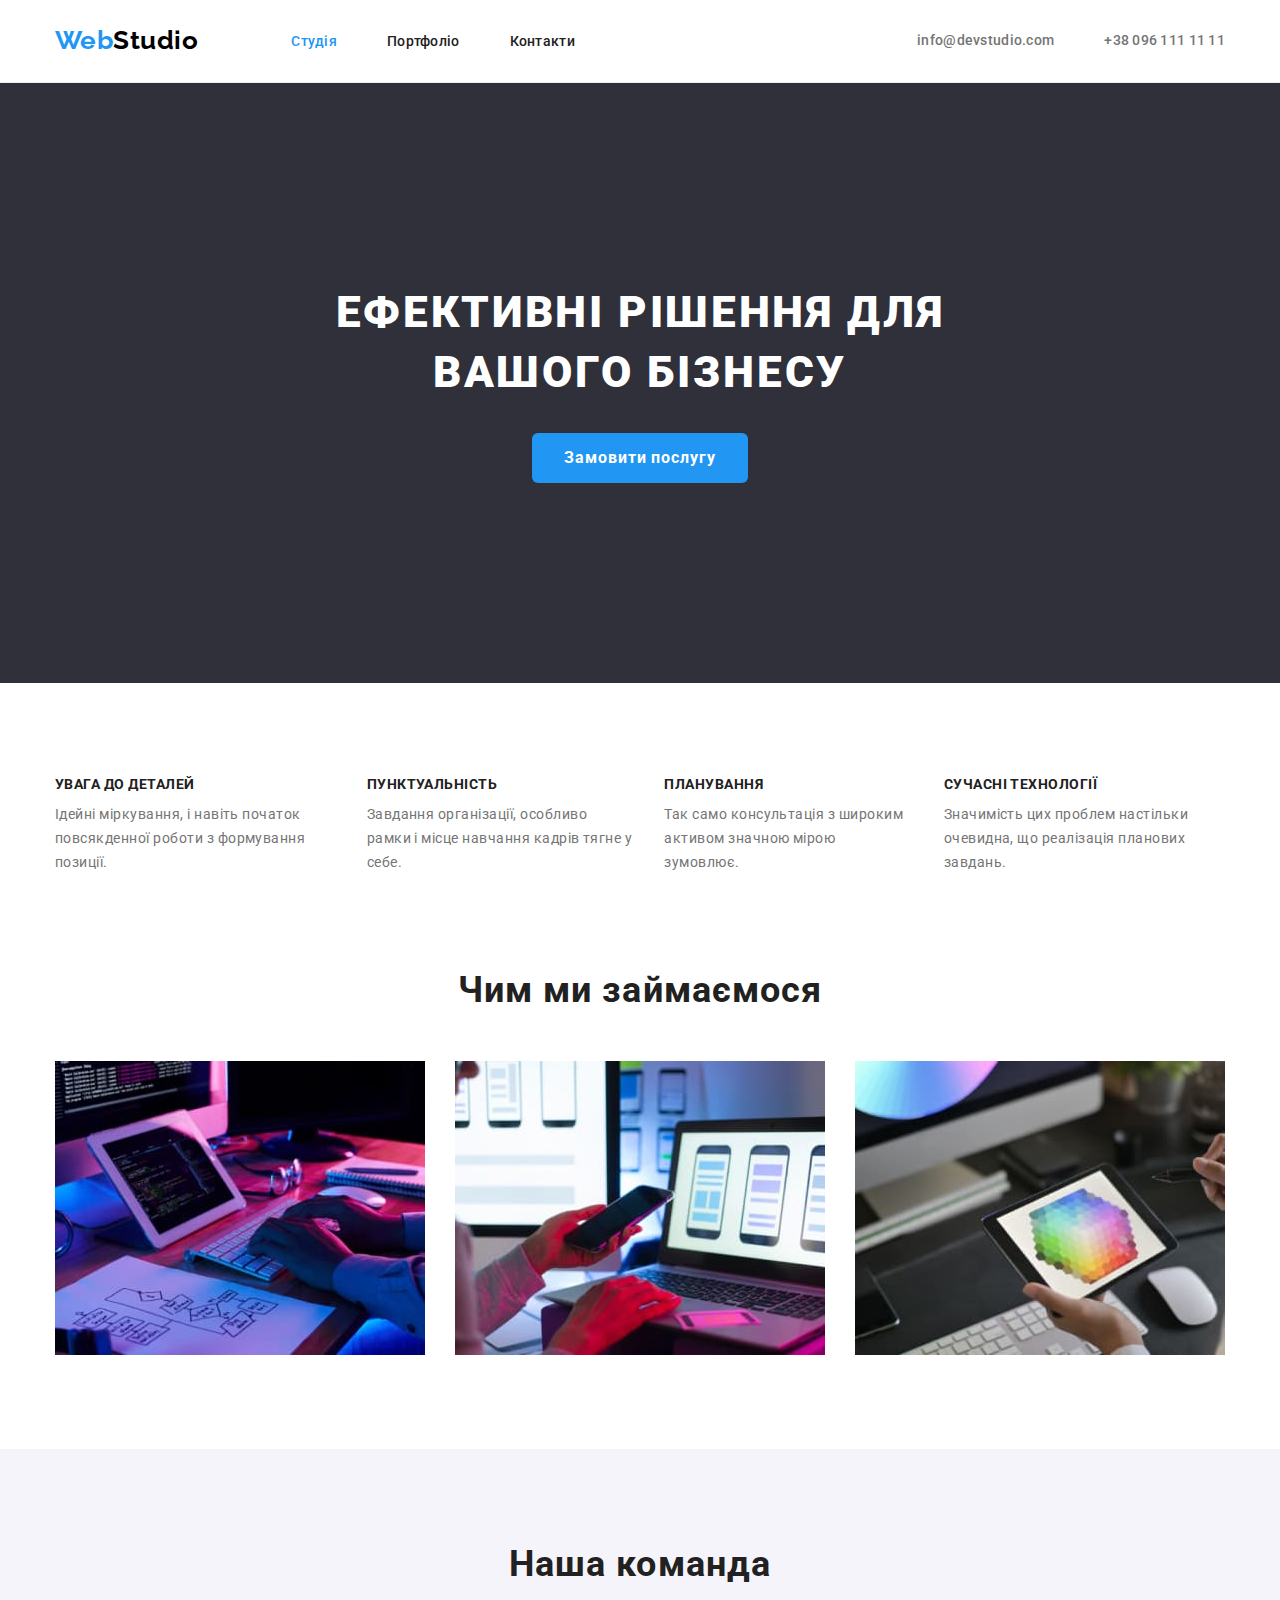
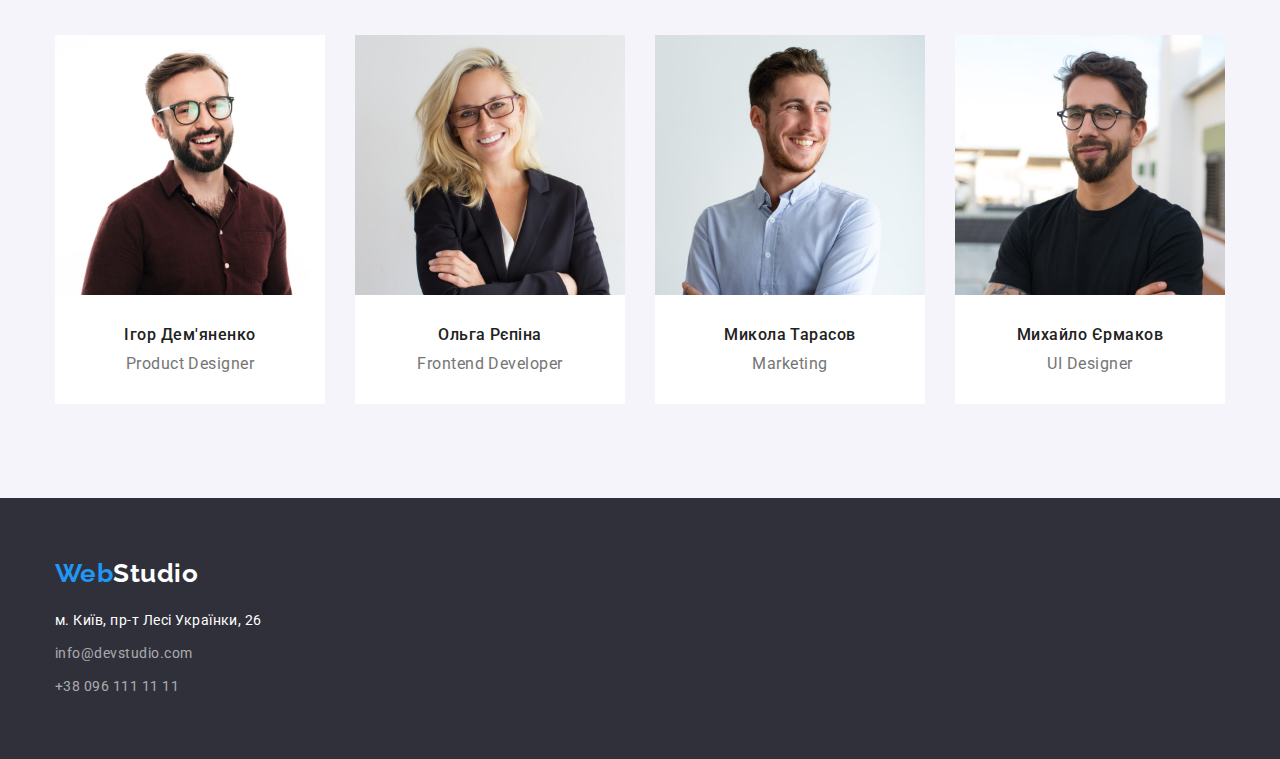
<file: index.html>
<!DOCTYPE html>
<html lang="en">
  <head>
    <meta charset="UTF-8" />
    <meta http-equiv="X-UA-Compatible" content="IE=edge" />
    <meta name="viewport" content="width=device-width, initial-scale=1.0" />
    <title>Studio</title>
    <link rel="preconnect" href="https://fonts.googleapis.com" />
    <link rel="preconnect" href="https://fonts.gstatic.com" crossorigin />
    <link
      href="https://fonts.googleapis.com/css2?family=Raleway:wght@700&family=Roboto:wght@400;500;700;900&display=swap"
      rel="stylesheet"
    />
    <link
      rel="stylesheet"
      href="https://cdnjs.cloudflare.com/ajax/libs/modern-normalize/1.0.0/modern-normalize.min.css"
    />
    <link rel="stylesheet" href="./css/styles.css" />
  </head>
  <body>
    <header class="page-header">
      <div class="container page-header-container">
        <nav class="main-nav">
          <a href="./index.html" class="logo"><span class="accent">Web</span>Studio</a>

          <ul class="main-nav-list list">
            <li class="main-nav-item">
              <a href="./index.html" class="main-nav-link current link">Студія</a>
            </li>
            <li class="main-nav-item">
              <a href="./portfolio.html" class="main-nav-link link">Портфоліо</a>
            </li>
            <li class="main-nav-item"><a href="" class="main-nav-link link">Контакти</a></li>
          </ul>
        </nav>

        <ul class="connection-list list">
          <li class="connection-list-item">
            <a href="mailto:info@devstudio.com" class="connection-contacts-link link"
              >info@devstudio.com</a
            >
          </li>
          <li class="connection-list-item">
            <a href="tel:+380961111111" class="connection-contacts-link link">+38 096 111 11 11</a>
          </li>
        </ul>
      </div>
    </header>
    <main>
      <section class="hero-section">
        <div class="container hero-section-container">
          <h1 class="hero-title">Ефективні рішення для вашого бізнесу</h1>

          <button type="button" class="hero-button">Замовити послугу</button>
        </div>
      </section>

      <section class="benefits-section section">
        <div class="container">
          <h2 class="benefits-title visually-hidden">Наші переваги</h2>
          <ul class="benefits-list list">
            <li class="benefits-item">
              <h3 class="benefits-item-title">УВАГА ДО ДЕТАЛЕЙ</h3>
              <p class="benefits-item-description">
                Ідейні міркування, і навіть початок повсякденної роботи з формування позиції.
              </p>
            </li>
            <li class="benefits-item">
              <h3 class="benefits-item-title">ПУНКТУАЛЬНІСТЬ</h3>
              <p class="benefits-item-description">
                Завдання організації, особливо рамки і місце навчання кадрів тягне у себе.
              </p>
            </li>
            <li class="benefits-item">
              <h3 class="benefits-item-title">ПЛАНУВАННЯ</h3>
              <p class="benefits-item-description">
                Так само консультація з широким активом значною мірою зумовлює.
              </p>
            </li>
            <li class="benefits-item">
              <h3 class="benefits-item-title">СУЧАСНІ ТЕХНОЛОГІЇ</h3>
              <p class="benefits-item-description">
                Значимість цих проблем настільки очевидна, що реалізація планових завдань.
              </p>
            </li>
          </ul>
        </div>
      </section>

      <section class="examples-section section">
        <div class="container">
          <h2 class="examples-title title list">Чим ми займаємося</h2>
          <ul class="examples-list list">
            <li class="examples-item">
              <img
                src="./images/programmings.jpg"
                alt="пишемо програми для комп'ютерів"
                width="370"
              />
            </li>
            <li class="examples-item">
              <img src="./images/apps.jpg" alt="створюємо мобільні додатки" width="370" />
            </li>
            <li class="examples-item">
              <img src="./images/settings.jpg" alt="тонкі налаштування обладнання" width="370" />
            </li>
          </ul>
        </div>
      </section>

      <section class="team-section section">
        <div class="container">
          <h2 class="team-title title">Наша команда</h2>
          <ul class="team-list">
            <li class="team-item list">
              <img
                class="team-card"
                src="./images/igor.jpg"
                alt="чоловік у коричневій сорочці"
                width="270"
              />
              <div class="team-item-wrapper">
                <h3 class="team-item-title title-name-team">Ігор Дем'яненко</h3>
                <p class="team-description">Product Designer</p>
              </div>
            </li>

            <li class="team-item list">
              <img
                class="team-card"
                src="./images/olga.jpg"
                alt="блондинка в чорному піджаку"
                width="270"
              />
              <div class="team-item-wrapper">
                <h3 class="team-item-title title-name-team">Ольга Рєпіна</h3>
                <p class="team-description">Frontend Developer</p>
              </div>
            </li>

            <li class="team-item list">
              <img
                class="team-card"
                src="./images/nikolay.jpg"
                alt="чоловік у блакитній сорочці"
                width="270"
              />
              <div class="team-item-wrapper">
                <h3 class="team-item-title title-name-team">Микола Тарасов</h3>
                <p class="team-description">Marketing</p>
              </div>
            </li>
            <li class="team-item list">
              <img
                class="team-card"
                src="./images/michael.jpg"
                alt="чоловік у чорній футболці"
                width="270"
              />
              <div class="team-item-wrapper">
                <h3 class="team-item-title title-name-team">Михайло Єрмаков</h3>
                <p class="team-description">UI Designer</p>
              </div>
            </li>
          </ul>
        </div>
      </section>
    </main>

    <footer class="footer">
      <div class="container foot-list">
        <a href="./index.html" class="logo-footer"><span class="accent">Web</span>Studio</a>

        <address>
          <div>
            <ul class="connect-list list">
              <li class="item">
                <a
                  href="https://www.google.com.ua/maps/place/бул.+Леси+Украинки,+26,+Киев"
                  target="_blank"
                  rel="noopener noreferrer"
                  class="address"
                  >м. Київ, пр-т Лесі Українки, 26</a
                >
              </li>
              <li class="item">
                <a href="mailto:info@devstudio.com" class="link">info@devstudio.com</a>
              </li>
              <li class="item"><a href="tel:+380961111111" class="link">+38 096 111 11 11</a></li>
            </ul>
          </div>
        </address>
      </div>
    </footer>
  </body>
</html>
</file>
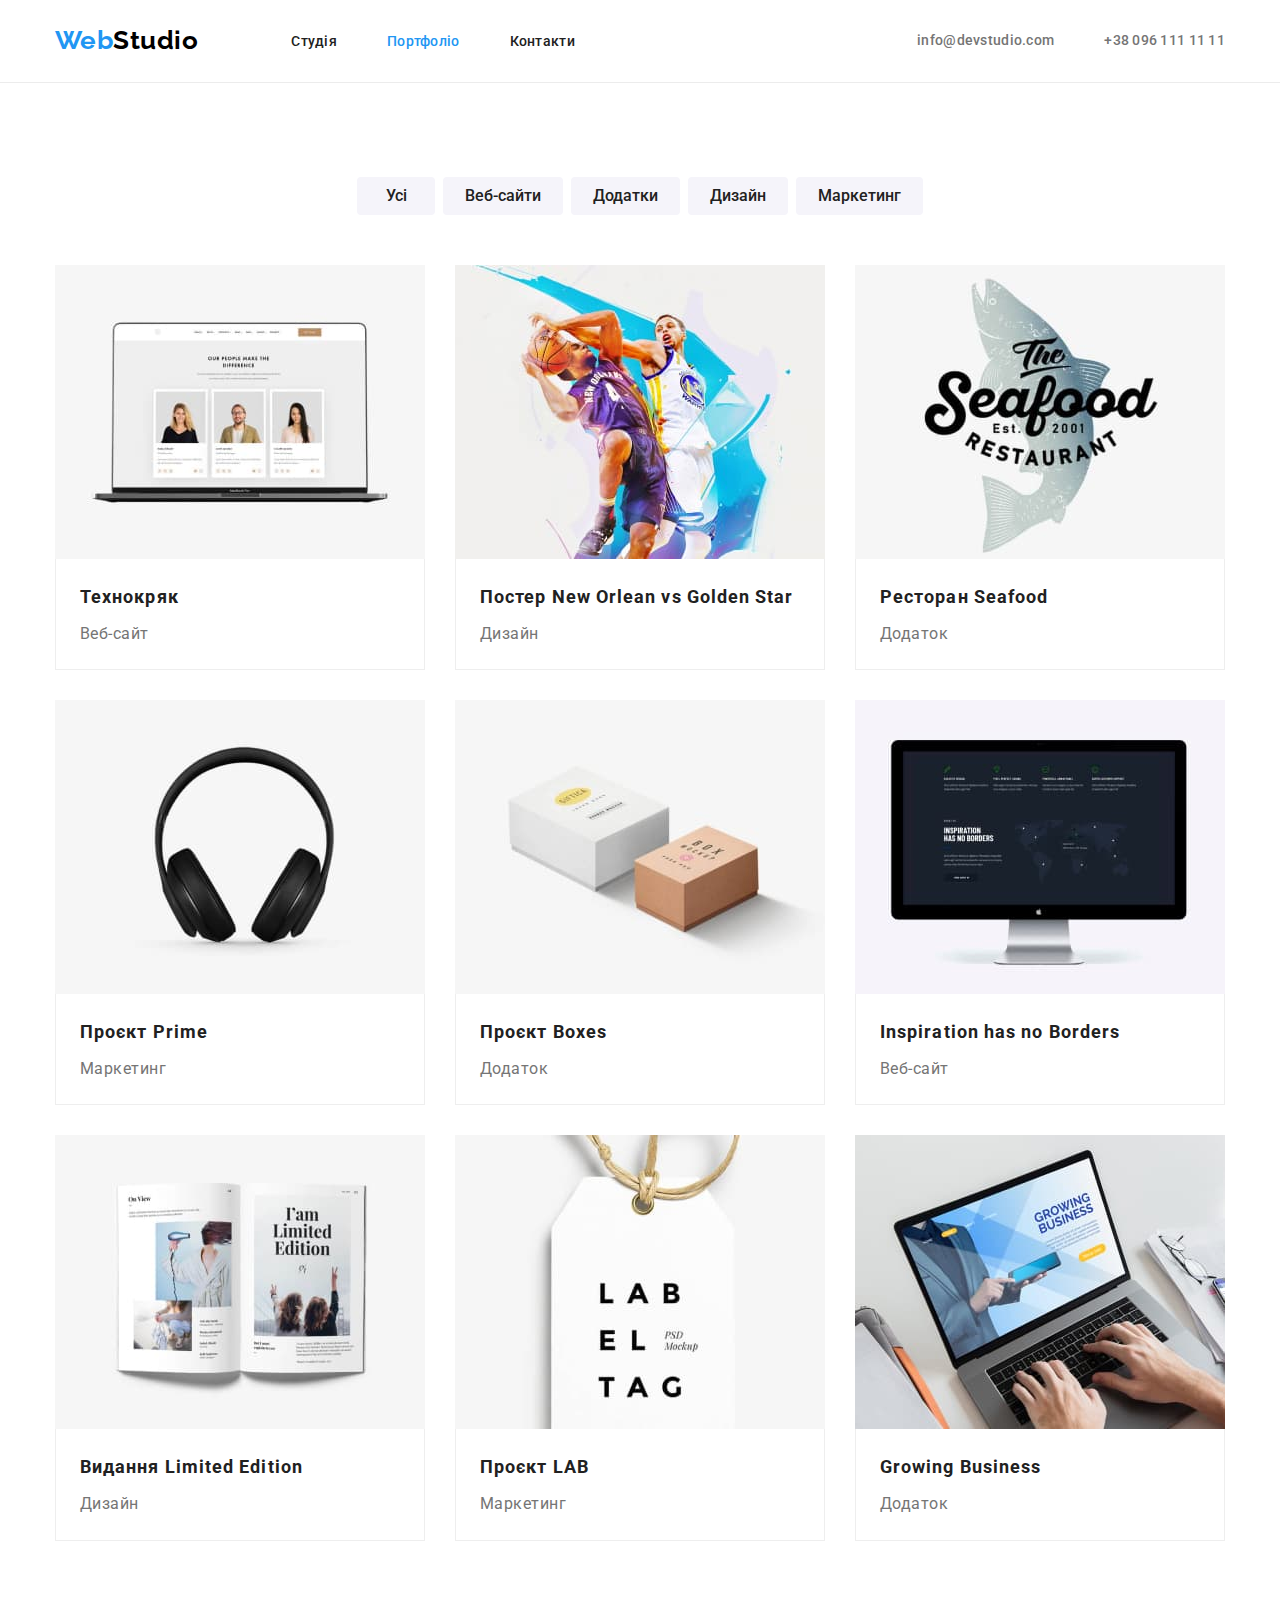
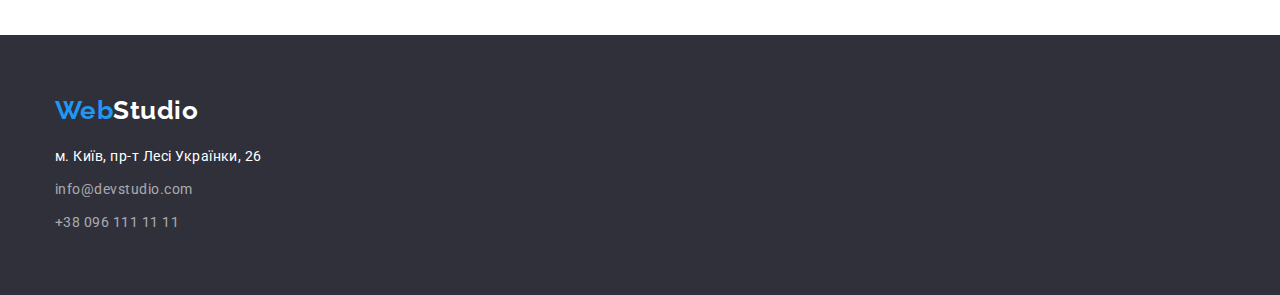
<file: portfolio.html>
<!DOCTYPE html>
<html lang="en">
  <head>
    <meta charset="UTF-8" />
    <meta http-equiv="X-UA-Compatible" content="IE=edge" />
    <meta name="viewport" content="width=device-width, initial-scale=1.0" />
    <title>Portfolio</title>

    <link rel="preconnect" href="https://fonts.googleapis.com" />
    <link rel="preconnect" href="https://fonts.gstatic.com" crossorigin />
    <link
      href="https://fonts.googleapis.com/css2?family=Raleway:wght@700&family=Roboto:wght@400;500;700;900&display=swap"
      rel="stylesheet"
    />

    <link
      rel="stylesheet"
      href="https://cdnjs.cloudflare.com/ajax/libs/modern-normalize/1.0.0/modern-normalize.min.css"
    />

    <link rel="stylesheet" href="./css/styles.css" />
  </head>
  <body>
    <header class="page-header">
      <div class="container page-header-container">
        <nav class="main-nav">
          <a href="./index.html" class="logo"><span class="accent">Web</span>Studio</a>

          <ul class="main-nav-list list">
            <li class="main-nav-item">
              <a href="./index.html" class="main-nav-link link">Студія</a>
            </li>
            <li class="main-nav-item">
              <a href="./portfolio.html" class="main-nav-link current link">Портфоліо</a>
            </li>
            <li class="main-nav-item"><a href="/" class="main-nav-link link">Контакти</a></li>
          </ul>
        </nav>

        <ul class="connection-list list">
          <li class="connection-list-item">
            <a href="mailto:info@devstudio.com" class="connection-contacts-link link"
              >info@devstudio.com</a
            >
          </li>
          <li class="connection-list-item">
            <a href="tel:+380961111111" class="connection-contacts-link link">+38 096 111 11 11</a>
          </li>
        </ul>
      </div>
    </header>
    <main>
      <section class="works-section section">
        <h1 class="section-title visually-hidden">Наші роботи</h1>
        <div class="container">
          <ul class="button-list list">
            <li><button type="button" class="button-secondary">Усі</button></li>
            <li><button type="button" class="button-secondary">Веб-сайти</button></li>
            <li><button type="button" class="button-secondary">Додатки</button></li>
            <li><button type="button" class="button-secondary">Дизайн</button></li>
            <li><button type="button" class="button-secondary">Маркетинг</button></li>
          </ul>
        </div>

        <div class="container">
          <ul class="works-list list link">
            <li class="works-list-element">
              <a href="/" class="link">
                <img src="./images/techno.jpg" alt="Ноутбук" width="370"
              /></a>
              <div class="works-list-wrapper">
                <h2 class="works-list-element-title title-works-total">Технокряк</h2>
                <p class="works-description">Веб-сайт</p>
              </div>
            </li>
            <li class="works-list-element">
              <a href="/" class="link">
                <img src="./images/poster.jpg" alt="Двоє хлопців грають у баскетбол" width="370"
              /></a>
              <div class="works-list-wrapper">
                <h2 class="works-list-element-title title-works-total">
                  Постер New Orlean vs Golden Star
                </h2>
                <p class="works-description">Дизайн</p>
              </div>
            </li>
            <li class="works-list-element">
              <a href="/" class="link">
                <img src="./images/restaurant.jpg" alt="реклама рибного ресторану" width="370"
              /></a>
              <div class="works-list-wrapper">
                <h2 class="works-list-element-title title-works-total">Ресторан Seafood</h2>
                <p class="works-description">Додаток</p>
              </div>
            </li>
            <li class="works-list-element">
              <a href="/" class="link">
                <img src="./images/prime.jpg" alt="Навушники" width="370"
              /></a>
              <div class="works-list-wrapper">
                <h2 class="works-list-element-title title-works-total">Проєкт Prime</h2>
                <p class="works-description">Маркетинг</p>
              </div>
            </li>
            <li class="works-list-element">
              <a href="/" class="link">
                <img src="./images/boxes.jpg" alt="Дві коробки" width="370"
              /></a>
              <div class="works-list-wrapper">
                <h2 class="works-list-element-title title-works-total">Проєкт Boxes</h2>
                <p class="works-description">Додаток</p>
              </div>
            </li>
            <li class="works-list-element">
              <a href="/" class="link">
                <img src="./images/inspiration.jpg" alt="Монітор комп'ютера" width="370"
              /></a>
              <div class="works-list-wrapper">
                <h2 class="works-list-element-title title-works-total">
                  Inspiration has no Borders
                </h2>
                <p class="works-description">Веб-сайт</p>
              </div>
            </li>
            <li class="works-list-element">
              <a href="/" class="link">
                <img src="./images/magazine.jpg" alt="Журнал" width="370"
              /></a>
              <div class="works-list-wrapper">
                <h2 class="works-list-element-title title-works-total">Видання Limited Edition</h2>
                <p class="works-description">Дизайн</p>
              </div>
            </li>
            <li class="works-list-element">
              <a href="/" class="link">
                <img src="./images/lab.jpg" alt="Бірка бренду" width="370"
              /></a>
              <div class="works-list-wrapper">
                <h2 class="works-list-element-title title-works-total">Проєкт LAB</h2>
                <p class="works-description">Маркетинг</p>
              </div>
            </li>
            <li class="works-list-element">
              <a href="/" class="link">
                <img src="./images/business.jpg" alt="Чоловік працює за комп'ютером" width="370"
              /></a>
              <div class="works-list-wrapper">
                <h2 class="works-list-element-title title-works-total">Growing Business</h2>
                <p class="works-description">Додаток</p>
              </div>
            </li>
          </ul>
        </div>
      </section>
    </main>

    <footer class="footer">
      <div class="container foot-list">
        <a href="./index.html" class="logo-footer"><span class="accent">Web</span>Studio</a>

        <address>
          <div>
            <ul class="connect-list list">
              <li class="item">
                <a
                  href="https://www.google.com.ua/maps/place/бул.+Леси+Украинки,+26,+Киев"
                  target="_blank"
                  rel="noopener noreferrer"
                  class="address"
                  >м. Київ, пр-т Лесі Українки, 26</a
                >
              </li>
              <li class="item">
                <a href="mailto:info@devstudio.com" class="link">info@devstudio.com</a>
              </li>
              <li class="item"><a href="tel:+380961111111" class="link">+38 096 111 11 11</a></li>
            </ul>
          </div>
        </address>
      </div>
    </footer>
  </body>
</html>
</file>
<file: css/styles.css>
/* цвет  вторичного текста (заголовки) #212121 */
/* цвет основного текста(которого больше) #757575*/
/* цвет хедер  #FFFFFF*/
/* цвет основного background: #f5f5f5*/
/* цвет футера и основной шапки #2F303A*/
/* цвет background наша команда #F5F4FA*/
/* акцент #2196F3 */
/* CSS-переменные */

:root {
  --primary-text-color: #757575;
  --primary-bg-color: #f5f5f5;
  --title-text-color: #212121;
  --header-color: #ffffff;
  --accent-color: #2196f3;
  --footer-color: #2f303a;
  --primary-font: Roboto, sans-serif;
  --font-accent: Raleway, sans-serif;
}

/*==== основные параметры body ====*/

body {
  margin: 0;
  color: var(--primary-text-color);
  font-family: var(--primary-font);
  letter-spacing: 0.03em;
}

.list {
  list-style: none;
}

.link {
  text-decoration: none;
}

.visually-hidden {
  position: absolute;
  width: 1px;
  height: 1px;
  margin: -1px;
  border: 0;
  padding: 0;
  white-space: nowrap;
  clip-path: inset(100%);
  clip: rect(0 0 0 0);
  overflow: hidden;
}

h1,
h2,
h3,
h4,
h5,
h6,
p {
  margin-top: 0;
  margin-bottom: 0;
}

ul,
ol {
  margin-top: 0;
  margin-bottom: 0;
  padding-left: 0;
}

img {
  display: block;
}

button {
  cursor: pointer;
}

.section {
  padding-top: 94px;
  padding-bottom: 94px;
}

.title {
  font-family: var(--primary-font);
  font-style: normal;
  font-weight: 700;
  font-size: 36px;
  line-height: 1.17;
  text-align: center;
  letter-spacing: 0.03em;

  color: var(--title-text-color);
}

.title-name-team {
  font-family: var(--primary-font);
  font-style: normal;
  font-weight: 500;
  font-size: 16px;
  line-height: 1.19;

  text-align: center;
  letter-spacing: 0.03em;

  color: var(--title-text-color);
}

.title-works-total {
  font-family: var(--primary-font);
  font-style: normal;
  font-weight: 700;
  font-size: 18px;
  line-height: 2;
  letter-spacing: 0.06em;

  color: var(--title-text-color);
}

.container {
  width: 1200px;
  margin-right: auto;
  margin-left: auto;
  padding-left: 15px;
  padding-right: 15px;
  /* outline: 1px solid tomato; */
}

.page-header {
  background-color: var(--header-color);

  border-bottom-width: 1px;
  border-bottom-style: solid;
  border-bottom-color: #ececec;
}

.page-header-container {
  display: flex;
  align-items: center;
}

/*======== выделение лого =========*/

.logo {
  display: flex;
  align-items: center;
  padding-top: 24px;
  padding-bottom: 25px;

  color: #000000;
  font-family: var(--font-accent);
  font-weight: 700;
  font-size: 26px;
  line-height: 1.19;
  text-decoration: none;
}

.logo:hover,
.logo:focus,
.logo-footer:hover,
.logo-footer:focus {
  color: var(--accent-color);
}

.accent {
  color: var(--accent-color);
}

/*========= /навигация по сайту /========*/

/* .main-nav {
  display: flex;
  margin-left: 93px;
  margin-right: 344px;
} */
/* 
.site-nav .item + .item {
  margin-left: 50px;
} */

/* .site-nav .item {
  margin-right: 40px;
} */

/* .site-nav .item:last-child {
  margin-right: 0;
} */

/* .site-nav .item:not(:last-child) {
  margin-right: 40px;
} современный вариант*/

.main-nav {
  display: flex;
  align-items: center;
  column-gap: 93px;
}

.main-nav-list {
  display: flex;
  padding-top: 32px;
  padding-bottom: 32px;
  align-items: center;
  column-gap: 50px;
}

.main-nav .link {
  padding-top: 34px;
  padding-bottom: 34px;

  color: var(--title-text-color);
  font-weight: 500;
  font-size: 14px;
  line-height: 1.14;
  letter-spacing: 0.02em;
  text-decoration: none;
}

.main-nav-link:hover,
.main-nav-link:focus {
  color: var(--accent-color);
}

.main-nav-link.current {
  color: var(--accent-color);
}

/*======== связь с компанией ========*/

.connection-list {
  display: flex;
  margin-left: auto;
  column-gap: 50px;
}

.connection-list .connection-contacts-link {
  display: block;
  padding-top: 32px;
  padding-bottom: 32px;
  color: var(--primary-text-color);
  font-weight: 500;
  font-size: 14px;
  line-height: 1.14;
  letter-spacing: 0.02em;
  text-decoration: none;
}

.connection-list .connection-contacts-link:hover,
.connection-list .connection-contacts-link:focus,
.connect-list .address:hover,
.connect-list .address:focus,
.connect-list .link:hover,
.connect-list .link:focus {
  color: var(--accent-color);
}

/*========= hero ===========*/

.hero-section {
  text-align: center;
  background-color: var(--footer-color);
  /* outline: 2px solid tomato; */
}

.hero-section-container {
  padding-bottom: 200px;
  padding-top: 200px;
}

.hero-title {
  /* геометрия */
  width: 610px;
  margin-bottom: 30px;
  margin-left: auto;
  margin-right: auto;

  color: var(--header-color);
  background-color: var(--footer-color);

  font-weight: 900;
  font-size: 44px;
  line-height: 1.36;
  letter-spacing: 0.06em;
  text-transform: uppercase;

  /* динамика */
}

/*========= hero button ==========*/

.hero-button {
  align-self: center;
  min-width: 216px;
  padding: 10px 32px;
  border: none;
  border-radius: 6px;

  color: var(--header-color);
  background-color: var(--accent-color);
  font-family: var(--primary-font);
  font-weight: 700;
  font-size: 16px;
  line-height: 1.88;
  letter-spacing: 0.06em;
}

.button-list {
  display: flex;
  justify-content: center;
  column-gap: 8px;
  margin-bottom: 50px;
}

.button-list .button-secondary {
  min-width: 78px;
  border: none;
  border-radius: 4px;
  padding: 6px 22px;

  background-color: #f5f4fa;
  color: var(--title-text-color);

  font-weight: 500;
  font-size: 16px;
  line-height: 1.62;
}

.button-secondary:hover,
.button-secondary:focus {
  color: var(--header-color);
  background-color: var(--accent-color);
}

/*======== section =============*/

.section-title {
  margin-top: 0;
  margin-bottom: 50px;

  color: var(--title-text-color);
  font-weight: 700;
  font-size: 36px;
  line-height: 1.17;
  text-align: center;
}

/*====== benefits =======*/

.benefits-section {
  background-color: var(--header-color);
  padding-bottom: 47px;
}

.benefits-list {
  display: flex;
  column-gap: 30px;
}

.benefits-list .item {
  width: calc((100% - 90px) / 4);
}

.benefits-list .item:last-child {
  margin-right: 0;
}

.benefits-item-title {
  margin-top: 0;
  margin-bottom: 10px;
  color: var(--title-text-color);

  font-weight: 700;
  font-size: 14px;
  line-height: 1.14;
  text-transform: uppercase;
}

.benefits-item-description {
  margin-top: 0;
  margin-bottom: 0;
  font-size: 14px;
  line-height: 1.71;
}

/*======== examples ===========*/

.examples-section {
  padding-top: 47px;
}

.examples-title {
  margin-bottom: 50px;
}

.examples-list {
  display: flex;
  flex-wrap: wrap;
  column-gap: 30px;
}

.examples-item {
  margin-left: auto;
  margin-right: auto;
}

.examples-item {
  width: calc((100% - 60px) / 3);
}

/*====== our team ========*/

.team-section {
  background-color: #f5f4fa;
}

.team-title {
  text-align: center;
  margin-bottom: 50px;
}

.team-list {
  display: flex;
  flex-wrap: wrap;
  column-gap: 30px;
}

.team-item {
  background-color: var(--header-color);
  width: calc((100% - 90px) / 4);
}

.team-item-title {
  margin-top: 0;
  margin-bottom: 10px;
  color: var(--title-text-color);
  font-weight: 500;
  font-size: 16px;
  line-height: 1.19;
  text-align: center;
}

.team-description {
  font-weight: 400;
  font-size: 16px;
  line-height: 1.19;
  text-align: center;
}

.team-item-wrapper {
  padding-top: 30px;
  padding-bottom: 30px;
  border: 1px solid var(--header-color);
  border-radius: 0px 0px 4px 4px;
  border-top: none;
}

/* =========/ works ========== */

.works-section {
  background-color: var(--header-color);
}

.works-list {
  display: flex;
  flex-wrap: wrap;
  gap: 30px;
}

.works-list-element {
  flex-basis: calc((100% - 60px) / 3);

  background-color: var(--header-color);
}

.works-list-wrapper {
  padding-top: 20px;
  padding-bottom: 20px;
  padding-left: 24px;
  padding-right: 24px;

  border: 1px solid #eeeeee;
  border-top: none;
}

.works-list-element-title {
  margin-bottom: 4px;

  color: var(--title-text-color);
  font-weight: 700;
  font-size: 18px;
  line-height: 2;
  letter-spacing: 0.06em;
}

.works-description {
  color: var(--primary-text-color);
  font-weight: 400;
  font-size: 16px;
  line-height: 1.88;
}

/*======= footer ========*/

.footer {
  background-color: var(--footer-color);
}

.foot-list {
  display: block;
  width: 1200px;
  /* padding-left: 15px;
  padding-right: 15px; */
  /* padding-top: 60px;
  padding-bottom: 60px; */
}

.logo-footer {
  display: inline-block;
  padding-top: 60px;
  margin-bottom: 20px;

  color: var(--header-color);
  font-family: Raleway;
  font-weight: 700;
  font-size: 26px;
  line-height: 1.19;
  text-decoration: none;
}

.connect-list {
  display: block;
}

.connect-list .item {
  margin-bottom: 9px;
}

.connect-list .item:last-child {
  margin-bottom: 0;
  padding-bottom: 60px;
}

.connect-list .address,
.connect-list .link {
  color: var(--header-color);

  font-style: normal;
  font-weight: 400;
  font-size: 14px;
  line-height: 1.71;
  text-decoration: none;
}

.connect-list .link {
  color: rgba(255, 255, 255, 0.6);
}
</file>
